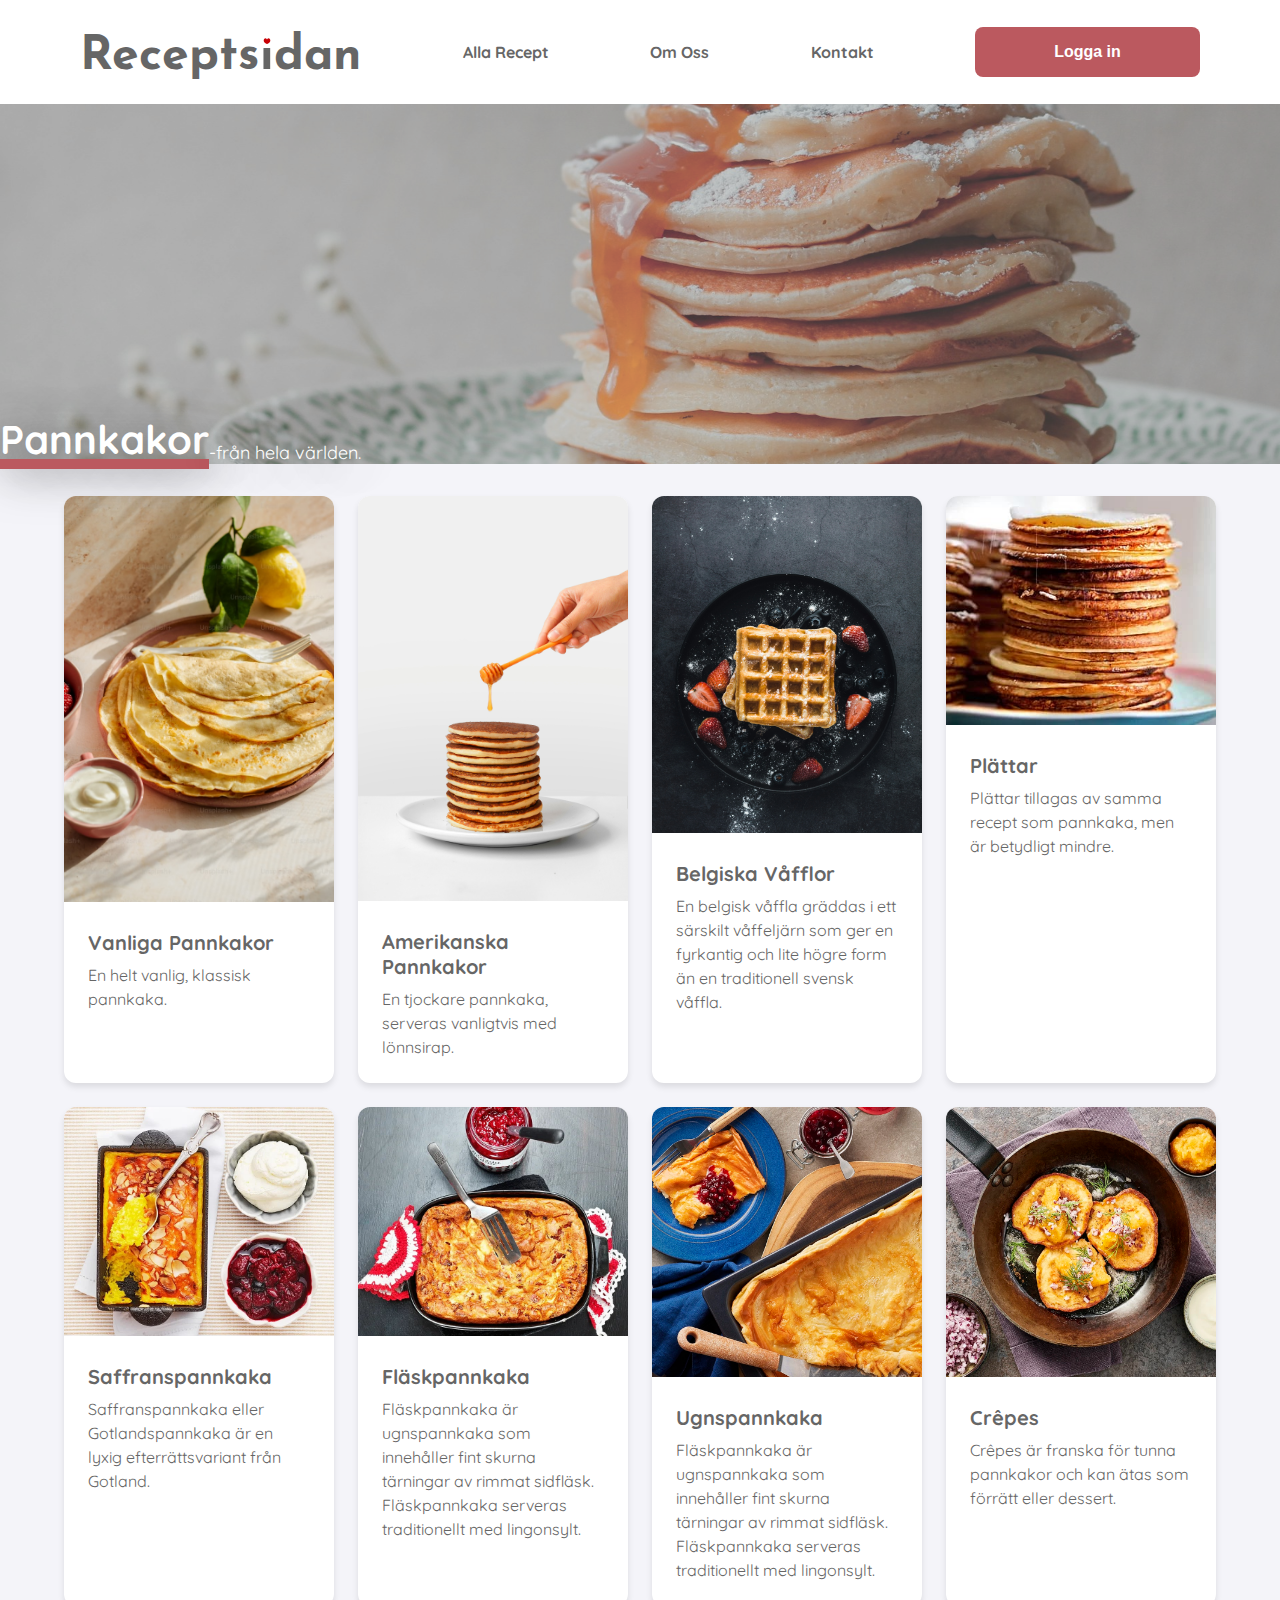
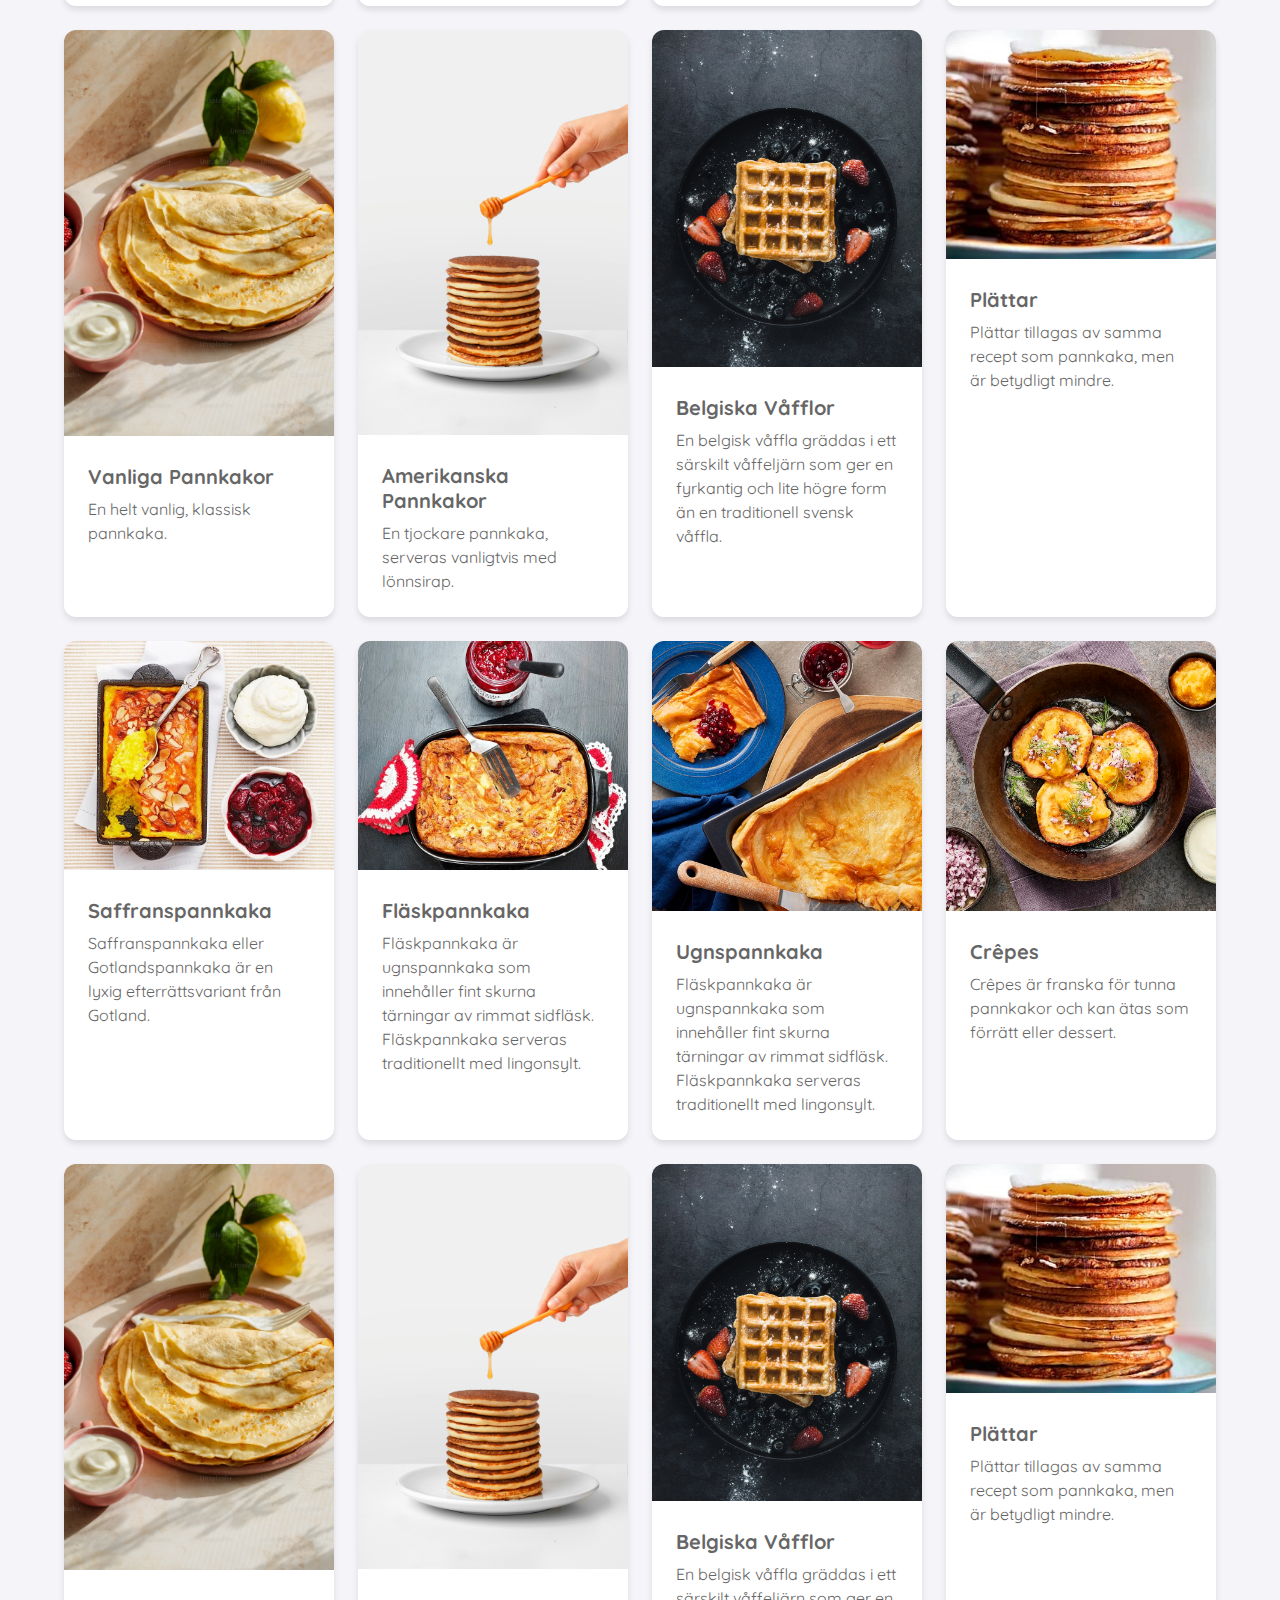
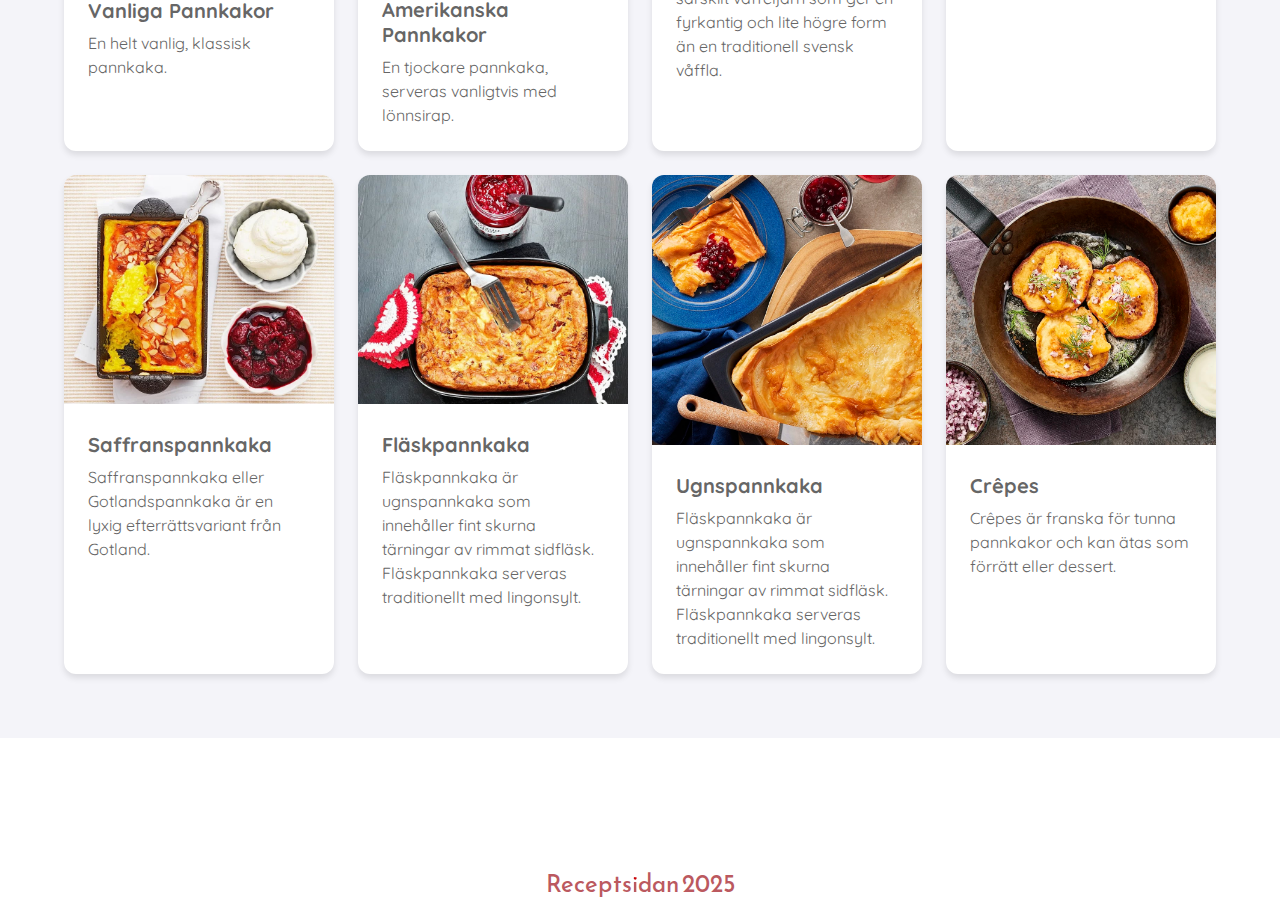
<file: index.html>
<!DOCTYPE html>
<html lang="sv">

<head>
    <meta name="description" content="Enkelt Recept på pannkakor">
    <meta charset="UTF-8">
    <meta name="viewport" content="width=device-width, initial-scale=1">
    <link rel="preconnect" href="https://fonts.googleapis.com">
    <link rel="preconnect" href="https://fonts.gstatic.com" crossorigin>
    <link
        href="https://fonts.googleapis.com/css2?family=Bungee+Shade&family=Bungee+Spice&family=Quicksand:wght@300..700&family=Reem+Kufi+Fun:wght@400..700&display=swap"
        rel="stylesheet">
    <link rel="stylesheet" href="styles.css">
    <title>Enkelt Recept på Pannkakor</title>

</head>

<body>
    <a href="#recipe-content" class="skip-link">Hoppa till receptet</a>
    <header>
        <nav>
            <span class="logo">Receptsidan</span>
            <ul>
                <li><a href="/index.html">Alla Recept</a></li>
                <li><a href="/index.html">Om Oss</a></li>
                <li><a href="/index.html">Kontakt</a></li>
            </ul>
            <button>
                Logga in
            </button>
        </nav>
    </header>

    <section class="hero">
        <img src="/images/hero.jpg" alt="" class="card-image">
        <h1>Pannkakor</h1>
        <p>-från hela världen.</p>

    </section>
    <main id="card-container" class="container">
    </main>

    <footer>
        <section class="one">
           
        </section>
        <section class="two">
            <p>Receptsidan 2025</p>
        </section>
    </footer>

    <script>
        const cards = [{
            recipeName: "Vanliga Pannkakor",
            image: "/images/pancake-bottom-left.jpg",
            link: "/recept.html",
            desc: "En helt vanlig, klassisk pannkaka."
        },

        {
            recipeName: "Amerikanska Pannkakor",
            image: "/images/american.jpg",
            link: "/recept.html",
            desc: "En tjockare pannkaka, serveras vanligtvis med lönnsirap."
        },

        {
            recipeName: "Belgiska Våfflor",
            image: "/images/belgian.jpg",
            link: "/recept.html",
            desc: "En belgisk våffla gräddas i ett särskilt våffeljärn som ger en fyrkantig och lite högre form än en traditionell svensk våffla."
        },

        {
            recipeName: "Plättar",
            image: "/images/plattar.jpg",
            link: "/recept.html",
            desc: "Plättar tillagas av samma recept som pannkaka, men är betydligt mindre."
        },

        {
            recipeName: "Saffranspannkaka",
            image: "/images/saffranspannkaka.jpg",
            link: "/recept.html",
            desc: "Saffranspannkaka eller Gotlandspannkaka är en lyxig efterrättsvariant från Gotland."
        },

        {
            recipeName: "Fläskpannkaka",
            image: "/images/flaskpannkaka.jpg",
            link: "/recept.html",
            desc: "Fläskpannkaka är ugnspannkaka som innehåller fint skurna tärningar av rimmat sidfläsk. Fläskpannkaka serveras traditionellt med lingonsylt."
        },

        {
            recipeName: "Ugnspannkaka",
            image: "/images/ugnspannkaka.jpg",
            link: "/recept.html",
            desc: "Fläskpannkaka är ugnspannkaka som innehåller fint skurna tärningar av rimmat sidfläsk. Fläskpannkaka serveras traditionellt med lingonsylt."
        },

        {
            recipeName: "Crêpes",
            image: "/images/crepes.jpg",
            link: "/recept.html",
            desc: "Crêpes är franska för tunna pannkakor och kan ätas som förrätt eller dessert."
        },

        ]

        const cardContainer = document.getElementById('card-container');

        const createCard = (recipeCard) => {
            const card = document.createElement('div');
            card.classList.add('card');
            const a = document.createElement('a');
            a.href = recipeCard.link;

            const img = document.createElement('img');
            img.classList.add('card-image');
            img.src = recipeCard.image;

            const cardContent = document.createElement('div');
            cardContent.classList.add('card-content')
            const aTwo = document.createElement('a');
            aTwo.setAttribute('href', recipeCard.link);

            const h3 = document.createElement('h3');
            h3.textContent = recipeCard.recipeName;

            const p = document.createElement('p');
            p.textContent = recipeCard.desc;

            a.appendChild(img)
            card.appendChild(a)
            cardContent.appendChild(aTwo);
            aTwo.appendChild(h3)
            cardContent.appendChild(p);
            card.appendChild(cardContent);
            cardContainer.appendChild(card);
            return card;
        }
        for(let i = 0; i < 24; i++){
            let index = i % 8;
            createCard(cards[index])
        }
    </script>

</body>

</html>
</file>
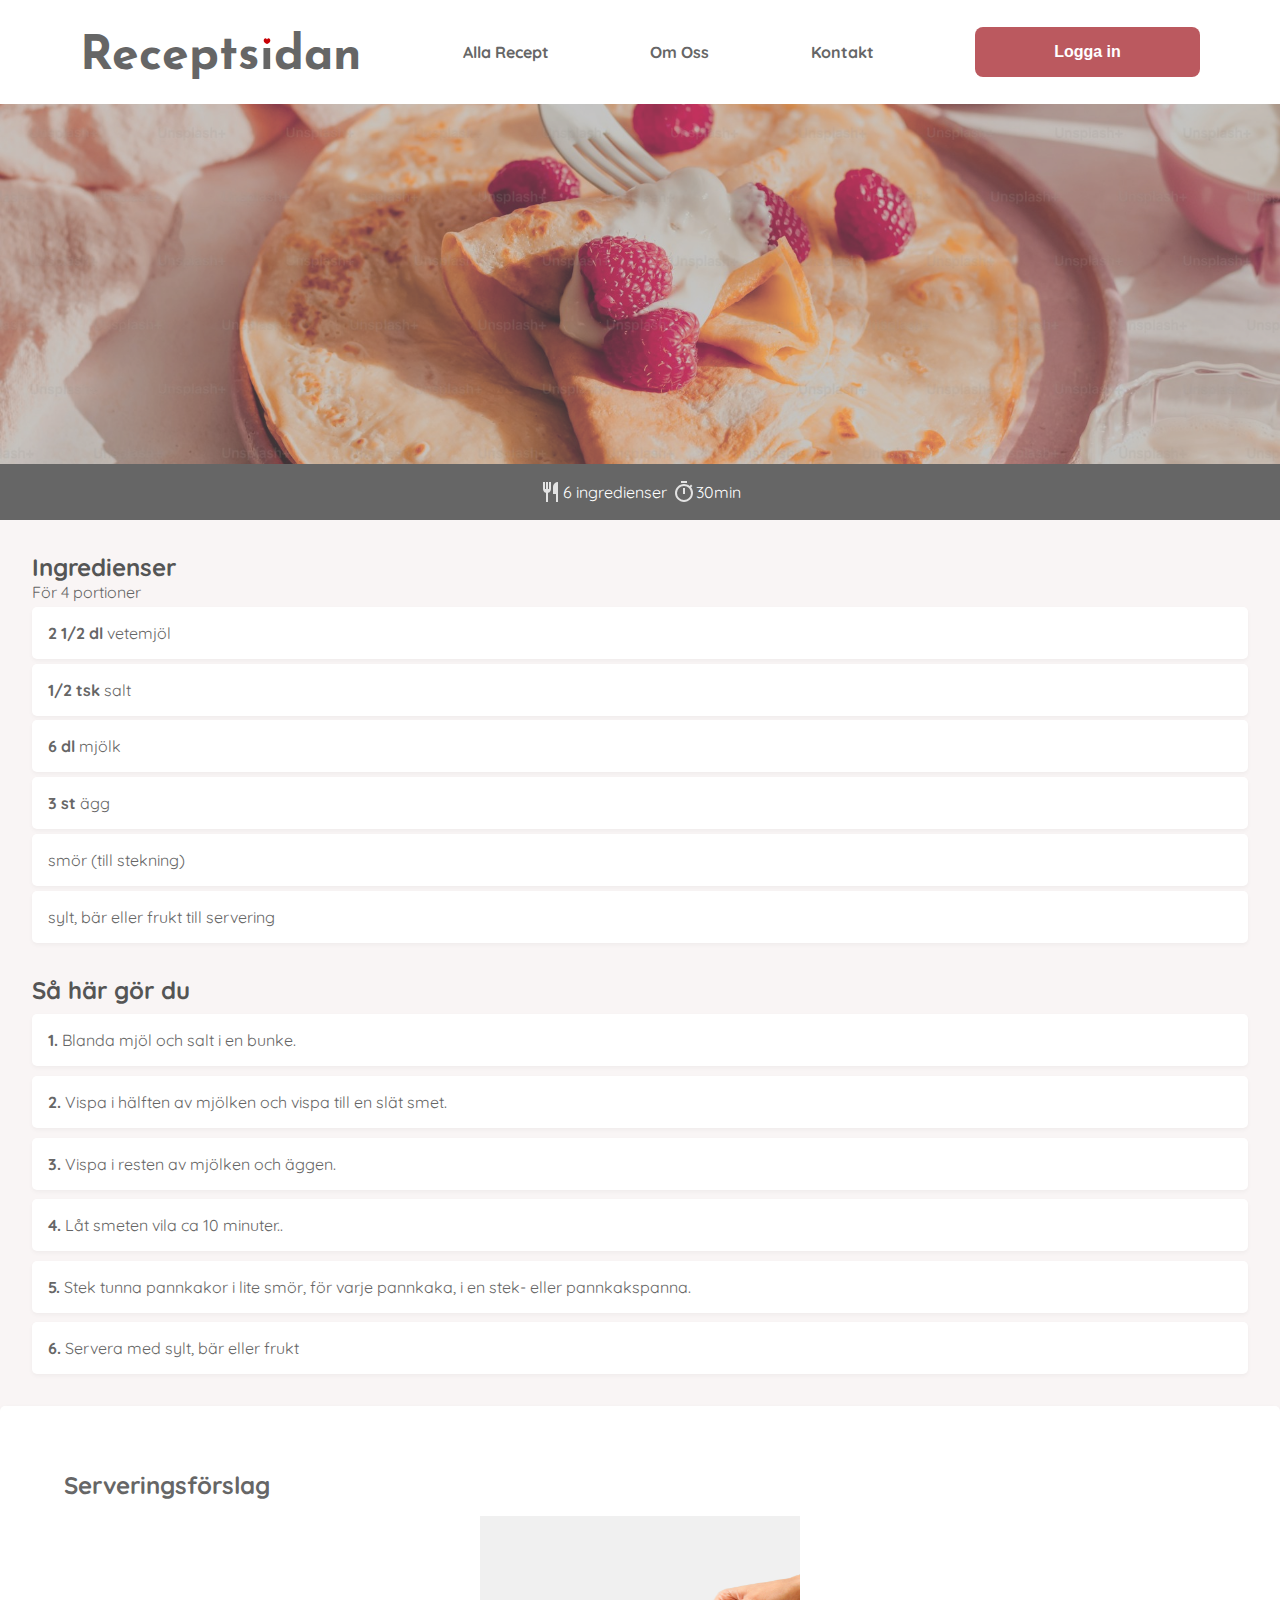
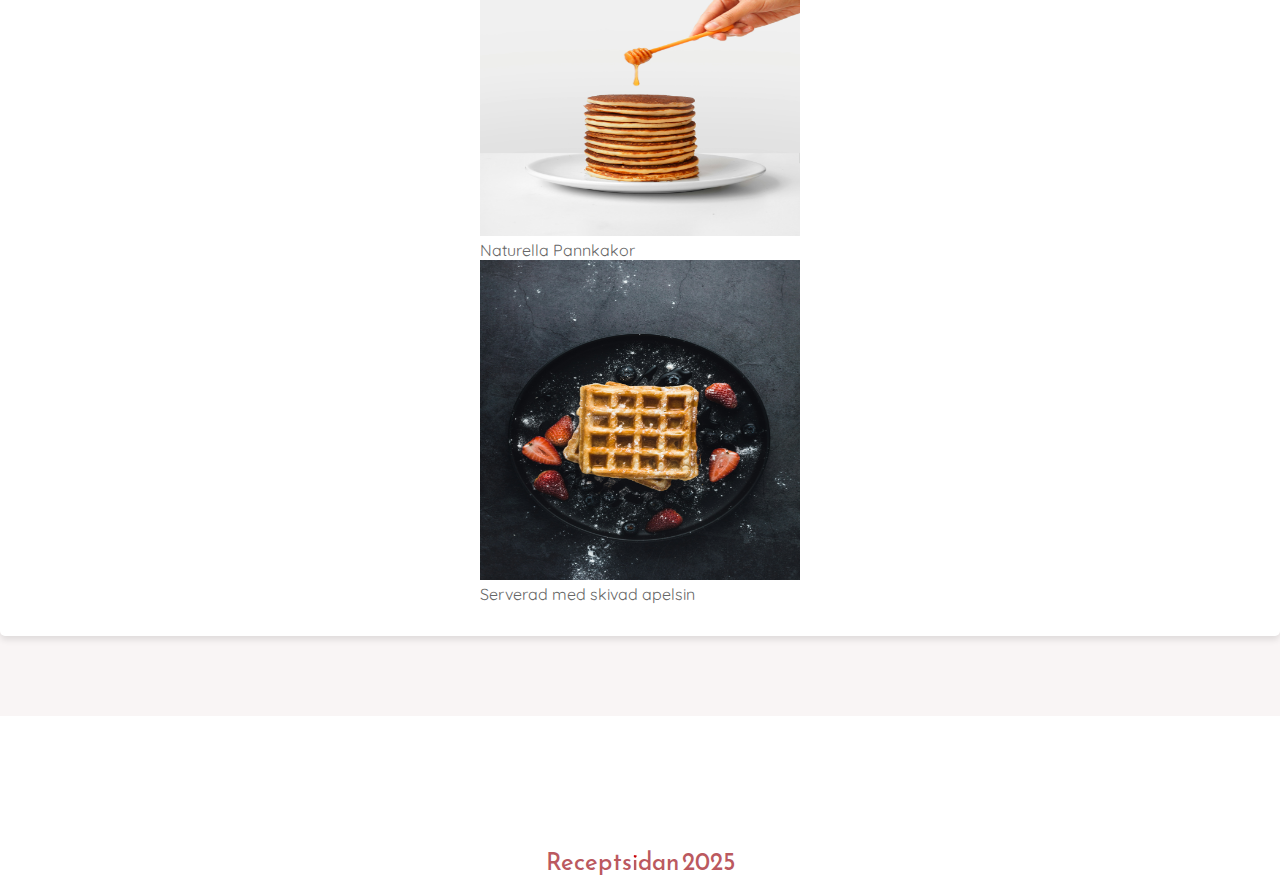
<file: recept.html>
<!DOCTYPE html>
<html lang="sv">

<head>
    <meta name="description" content="Enkelt Recept på pannkakor">
    <meta charset="UTF-8">
    <meta name="viewport" content="width=device-width, initial-scale=1">
    <link rel="preconnect" href="https://fonts.googleapis.com">
    <link rel="preconnect" href="https://fonts.gstatic.com" crossorigin>
    <link
        href="https://fonts.googleapis.com/css2?family=Bungee+Shade&family=Bungee+Spice&family=Quicksand:wght@300..700&family=Reem+Kufi+Fun:wght@400..700&display=swap"
        rel="stylesheet">
    <link rel="stylesheet" href="styles.css">
    <title>Receptbank för pannkakor</title>
</head>

<body>
    <a href="#recipe-content" class="skip-link">Hoppa till receptet</a>
    <header>
        <nav>
            <span class="logo">Receptsidan</span>
            <ul>
                <li><a href="/index.html">Alla Recept</a></li>
                <li><a href="/index.html">Om Oss</a></li>
                <li><a href="/index.html">Kontakt</a></li>
            </ul>
            <button>
                Logga in
            </button>
        </nav>
    </header>
    <section id="recipe-hero" class="hero">
        <img id="hero-img" src="/images/pancake-header.jpg" alt="" class="card-image">
        <h1 id="hero-id">Vanliga Pannkakor</h1>

    </section>

    <main class="main-recipe">
        <article class="recipe-container">
            <div class="recipe-info">
                <div class="recipe-info-background">
                    <img src="icons/restaurant.svg">
                    <span>6 ingredienser</span>
                    <img src="icons/timer.svg">
                    <span>30min</span>
                </div>
            </div>

            <div class="ingredients-instructions-wrapper">
                <section class="ingredients-container">
                    <h2>Ingredienser</h2>
                    <p>För 4 portioner</p>
                    <ul>
                        <li><strong>2 1/2 dl</strong> vetemjöl</li>
                        <li><strong>1/2 tsk</strong> salt</li>
                        <li><strong>6 dl</strong> mjölk</li>
                        <li><strong>3 st</strong> ägg</li>
                        <li>smör (till stekning)</li>
                        <li>sylt, bär eller frukt till servering</li>
                    </ul>

                </section>
                <section class="cooking-instructions-container">
                    <h2>Så här gör du</h2>
                    <ol>
                        <li onclick="instructionClick(this)">Blanda mjöl och salt i en bunke.</li>
                        <li onclick="instructionClick(this)">Vispa i hälften av mjölken och vispa till
                            en slät smet. </li>
                        <li onclick="instructionClick(this)">Vispa i resten av mjölken och äggen.
                        </li>
                        <li onclick="instructionClick(this)">Låt smeten vila ca 10 minuter.. </li>
                        <li onclick="instructionClick(this)"> Stek tunna pannkakor i lite smör, för
                            varje pannkaka, i en stek- eller pannkakspanna. </li>
                        <li onclick="instructionClick(this)">Servera med sylt, bär eller frukt</li>
                    </ol>
                </section>
            </div>

            <section class="bottom-image-container">
                <h2 class="bottom-image-heading">Serveringsförslag</h2>
                <figure class="left">
                    <img class="bottom-image" src="images/american.jpg" height="500" width="500" alt="">
                    <figcaption>Naturella Pannkakor</figcaption>
                </figure>
                <figure class="right">
                    <img class="bottom-image" src="images/belgian.jpg" height="500" width="500" alt="">
                    <figcaption>Serverad med skivad apelsin</figcaption>
                </figure>
            </section>

        </article>
    </main>
    <footer>
        <section class="one">
        </section>
        <section class="two">
            <p>Receptsidan 2025</p>
        </section>
    </footer>
    <script src="/scripts/recept.js"></script>
</body>

</html>
</file>
<file: styles.css>
:root {
    --bg: #f4f4f9;
    --text-primary: #666;
    --white: #fff;
    --font: 'open-sans', sans-serif;
    --shadow: rgba(60, 64, 67, 0.3) 0px 1px 2px 0px, rgba(60, 64, 67, 0.15) 0px 2px 6px 2px;
}

html{
    background-color: white;
}

* {
    box-sizing: border-box;
    margin: 0;
    padding: 0;
    color: var(--text-primary);
}

a {
    text-decoration: none;
}

li,
ul,
ol {
    list-style: none;
    text-decoration: none;
}

body {
    font-family: "Quicksand", sans-serif;
    font-optical-sizing: auto;
    font-style: normal;
    background-color: var(--bg);


}

header {
    position: sticky;
    top: 0;
    z-index: 10;
    width: 100%;
    background: var(--white);
    display: flex;
    justify-content: center;

    & nav {
        width: 90vw;
        display: flex;
        justify-content: space-between;
        align-items: center;
        padding: 1rem;

        & .logo {
            color: --text-primary;
            font-family: "Reem Kufi Fun", sans-serif;
            font-optical-sizing: auto;
            font-weight: 700;
            font-style: bold;
            font-size: 3rem;
        }

        & button {
            cursor: pointer;
            background-color: #BB595F;
            color: white;
            border: none;
            padding: 1rem;
            border-radius: 0.5rem;
            width: 30vw;
            transition: linear 0.2s;
            font-weight: bold;

            &:hover {
                background-color: #AF3C3F;
            }
        }
    }

    & nav ul {
        width: 100%;
        display: flex;
        justify-content: space-evenly;

        & li {
            text-align: center;

            &:hover {
                cursor: pointer;
            }

            & a {
                color: #666;
                font-weight: bold;

                &:hover {
                    color: #BB595F;
                    transition: 0.3s ease-in-out;
                }
            }



        }

    }
}

.skip-link {
    position: absolute;
    inset: -500px auto auto 0;
    background: #BB595F;
    color: var(--white);
    padding: 10px 20px;
    transition: inset 0.1s;

    &:focus {
        inset: 0 auto auto 0;
        z-index: 20;
    }
}

.hero {
    margin-bottom: 2rem;
    height: 40vh;
    position: relative;
    display: flex;
    align-items: end;

    & img {
        height: inherit;
        width: 100%;
        filter: saturate(90%) contrast(60%) hue-rotate(340deg);
        z-index: 1;
        position: absolute;
        object-fit: cover;
    }

    & div {
        margin-left: 4.5rem;
        margin-bottom: 2rem;
    }

    & h1 {
        font-size: 2.5rem;
        display: flex;
        align-items: end;
        margin-top: 0;
        text-decoration: underline;
        text-decoration-color: #BB595F;
        text-decoration-thickness: 10px;
    }

    & h1,
    p {

        justify-self: center;
        color: #fff;
        text-shadow: 2px 2px 45px #666;
        z-index: 2;
        position: relative;
        font-size: 2.5rem;
    }

    & p {
        font-size: large;
        padding-top: 0.5rem;
        text-decoration: none;
    }

    /* & .star-rating{
        width: 100vw;
        position: relative;
        display: flex;
        flex-direction: column;
        justify-content: start;
        margin:0;
        padding:0;

    } */
}

.container {
    width: 90%;
    margin: 0 auto;
    display: grid;
    grid-template-columns: repeat(4, 1fr);
    gap: 1.5rem;
    margin-bottom: 4rem;
}

.card {
    background-color: white;
    border-radius: 12px;
    box-shadow: 0 4px 6px rgba(0, 0, 0, 0.1);
    transition: transform 0.2s ease, box-shadow 0.2s ease;
    overflow: hidden;
    display: flex;
    flex-direction: column;

    & a:hover {
        text-decoration: underline;
        text-decoration-color: #555;
    }

    &:hover {
        transform: translateY(-5px);
        box-shadow: 0 12px 20px rgba(0, 0, 0, 0.15);
    }
}

.card-image {
    width: 100%;
    object-fit: cover;
}

.card-content {
    padding: 1.5rem
}

.card h3 {
    margin-bottom: 0.5rem;
    color: #666;
    font-size: 1.25rem;
}

.card p {
    line-height: 1.5;
}

footer {
    display: flex;
    flex-direction: column;
    align-items: center;
    justify-content: end;
    background-color: #ffffff;
        width: 100%;
        height: 20vh;

    & p {
        font-family: "Reem Kufi Fun", sans-serif;
        font-size: 1.5rem;
        font-weight: 400;
        margin-bottom: 1rem;
        color: #BB595F;
    }

}

.main-recipe {
    background-color: #f9f5f5;
    width: 100%;
    display: flex;
    align-items: center;
    flex-direction: column;
    padding-bottom: 5rem;

    & .recipe-description{
    max-width: 30rem;
    font-size: large;
    font-weight: 500;
    line-height: 1.8rem;
    margin-bottom: 1.5rem;
    margin-top:0.5rem;
    color:#555;
    }

}

#recipe-hero {
    margin-bottom: 0rem;

    & h1 {
        margin-left: 4.5rem;
        margin-bottom: 4rem;
    }
}

.recipe-container {
    width: 90%;
}

.bottom-image-container {

    display: flex;
    flex-direction: row;
    flex-wrap: wrap;
    justify-content: space-around;
    background-color: white;
    padding: 2rem;
    border-radius: 5px;
    margin-top: 2rem;
    box-shadow: 0 4px 6px rgba(0, 0, 0, 0.1);

    & h2 {
        width: 100%;
        margin-bottom: 1rem;
        margin-top: 2rem;
    }
    & img {
        height: 30rem;
            width: 30rem;
    }
}

.ingredients-instructions-wrapper {
    display: flex;
    flex-direction: row;
    align-items: center;
    justify-content: center;
    text-align: left;

    & .svg-filter {
        filter: invert(33%) sepia(94%) saturate(0%) hue-rotate(209deg) brightness(98%) contrast(10%);
    }

    .ingredients-container {
        width: 45%;
        align-self: start;
        justify-self: start;
        & ul {
            list-style: circle;


            & li {
                list-style-position: inside;
                padding: 1rem;
                background-color: white;
                margin-top: 0.3rem;
                border-radius: 5px;
                box-shadow: rgba(0, 0, 0, 0.04) 0px 2px 4px;

            }
        }

        & p {
            width: 100%;
            color: #666;
        }

        & h2 {
            color: #555;
            font-weight: bold;
        }
    }

    .cooking-instructions-container {
        width: 70%;
        text-align: left;
        padding-left: 3rem;

        & h2 {
            color:#555
        }

        & ol {


            & li {
                list-style: decimal;
                list-style-position: inside;
                padding: 1rem;
                background-color: white;
                margin-top: 0.6rem;
                border-radius: 5px;
                cursor: pointer;
                transition: 0.1s ease-in-out;
                box-shadow: rgba(0, 0, 0, 0.04) 0px 2px 4px;

                &::marker {
                    font-weight: bold;
                }

                &:hover {
                    background-color: #f5f5f5;
                }
            }
        }
    }
}

.recipe-info {

    color: white;
    display: flex;
    justify-self: end;
    justify-content: space-between;
    align-items: center;
    width: 100%;


    & .recipe-info-background {
        background-color: #666;
        border-bottom-right-radius: 1rem;
        border-bottom-left-radius: 1rem;
        margin-right: 2rem;
        display: flex;
        align-items: center;
        justify-content: center;
        align-self: start;
        padding: 1rem;

        & span {
            color: white;
        }

        & span:nth-child(2) {
            padding-right: 0.3rem;
        }


    }

    & .recipe-rating-background {
        display: flex;
        flex-direction: row;
        background-color: white;
        padding: 1rem;
        margin-top: 1rem;
        margin-bottom: 1rem;
        border-radius: 0.5rem;
        cursor: pointer;
        box-shadow: var(--shadow);
        


        & .ratings-number-bg {
            background-color: #bb59605e;
            padding: 0.2rem;
            margin-left: 0.5rem;
            border-radius: 0.2rem;
            min-width: 2rem;
            text-align: center;
            


            & p {
                color: #AF3C3F;
                font-weight: bold;
            }
        }
    }

    & .recipe-rating-background:hover {
        background-color: #f5f5f5;
    }
}

@media (max-width: 1280px) {

    .hero div{
    margin-left: 2.5rem;

    }

    .recipe-container {
        width: 100%;
        & .recipe-description{
            margin-left: 2rem;
        }
    }

    .recipe-info {
        width: 100%;
        flex-direction: column;
    }

    .ingredients-instructions-wrapper {
        flex-direction: column;
        width: 100%;
        padding-left: 2rem;
        padding-right: 2rem;

        & .ingredients-container {
            width: 100%;
        }

        & .cooking-instructions-container {
            width: 100%;
            padding: 0;
            margin-top: 2rem;
        }
    }

    .bottom-image-container {
        width: 100%;
        display: flex;
        flex-direction: column;
        justify-content: center;
        align-items: center;

        & img {
            height: 20rem;
            width: 20rem;
        }

        & h2 {
            padding-left: 2rem;
        }
    }

    .recipe-info {
        & .recipe-info-background {
            border-radius: 0;
            width: 100%;
            align-items: center;
            justify-content: center;
            margin: 0;
            margin-bottom: 2rem;
        }
    }

}

@media (max-width: 1024px) {

    header {
        position: static;

        & nav {

            width: 100vw;
            display: flex;
            flex-direction: column;
            padding: 1rem;

            & .logo {
                text-align: center;
                width: 100vw;
            }

            & button {
                width: 30vw;
            }

            & ul {
                width: 100%;
                display: flex;
                flex-direction: column;

                & li {
                    text-align: center;
                    align-self: center;
                    padding: 0.5rem;
                }

                & li:last-child {
                    margin-bottom: 0.5rem;
                }
            }
        }
    }

    .container {
        grid-template-columns: repeat(2, 1fr);
    }
}

@media (max-width: 600px) {



    .hero div{
    margin-left: 1rem;

    }
    .container {
        grid-template-columns: 1fr;
        width: 95%;
    }

    .card-image {
        height: 180px;
    }
}


.modal {
    position: fixed;
    inset: 0;
    margin: auto;
    width: fit-content;
    height: fit-content;
    background-color: #fff;
    min-width: 40vw;
    max-width: 90vw;
    padding: 5rem;
    border-radius: 1rem;
    box-shadow: var(--shadow);


    & h2 {
        margin-bottom: 1rem;
        font-size: x-large;
    }
}


.contact-container h2 {

    text-align: center;
    color: #333;
    margin-bottom: 20px;
}

.form-group {
    margin-bottom: 1rem;
}

.form-group label {
    display: block;
    margin-bottom: 5px;
    color: #666;
    font-weight: 600;
}

.form-group input,
.form-group textarea {
    width: 100%;
    padding: 1rem;
    border: 1px solid #ccc;
    border-radius: 5px;
    box-sizing: border-box;
    font-size: 16px;
    transition: border-color 0.3s;
}

.form-group input:focus,
.form-group textarea:focus {
    border-color: #333;
    outline: none;
}

.form-group textarea {
    resize: none;
    height: 100px;
}

button {
    width: 100%;
    padding: 12px;
    background-color: #BB595F;
    color: white;
    border: none;
    border-radius: 0.5rem;
    font-size: 1rem;
    cursor: pointer;
    transition: background-color 0.3s;
}

button:disabled {
    background-color: #bb59605c;
}

button:disabled:hover {
    background-color: #bb59605c;
}

button:hover {
    background-color: #AF3C3F;
}

.rating-modal {

    position: fixed;
    inset: 0;
    margin: auto;
    width: fit-content;
    height: fit-content;
    background-color: #fff;
    min-width: 60vw;
    max-width: 90vw;
    padding: 2rem 5rem 2rem 5rem;
    border-radius: 1rem;
    display: flex;
    flex-direction: column;
    justify-content: center;
    align-items: center;
    gap: 0.3rem;
    box-shadow: var(--shadow);

    & .star-container {
        display: flex;
        justify-self: center;
        align-self: center;
        justify-content: center;
        width: 100%;
        margin-bottom: 1rem;
    }

    & form {
        min-width: 40vw;
    }
}


.star-non-modal {
    filter: contrast(0);
    cursor: pointer;

}

.star {
    filter: contrast(0);
    cursor: pointer;
    width: 3rem;
}

.star:hover {
    filter: none;
    /* :has(+ &) {
        filter:none;
    }
    :has(+ * + &) {
        filter:none;
    }
    :has(+ * + * + &) {
        filter:none;
    }
    :has(+ * + * + * + &) {
        filter:none;
    } */
}




.form-button-div {
    display: flex;
    flex-direction: row;
    width: 100%;

    & button:last-child {
        margin-left: 1rem;
        background-color: #666;
    }

}

.rating-modal {
    & input {
        display: none;
    }
}
</file>
